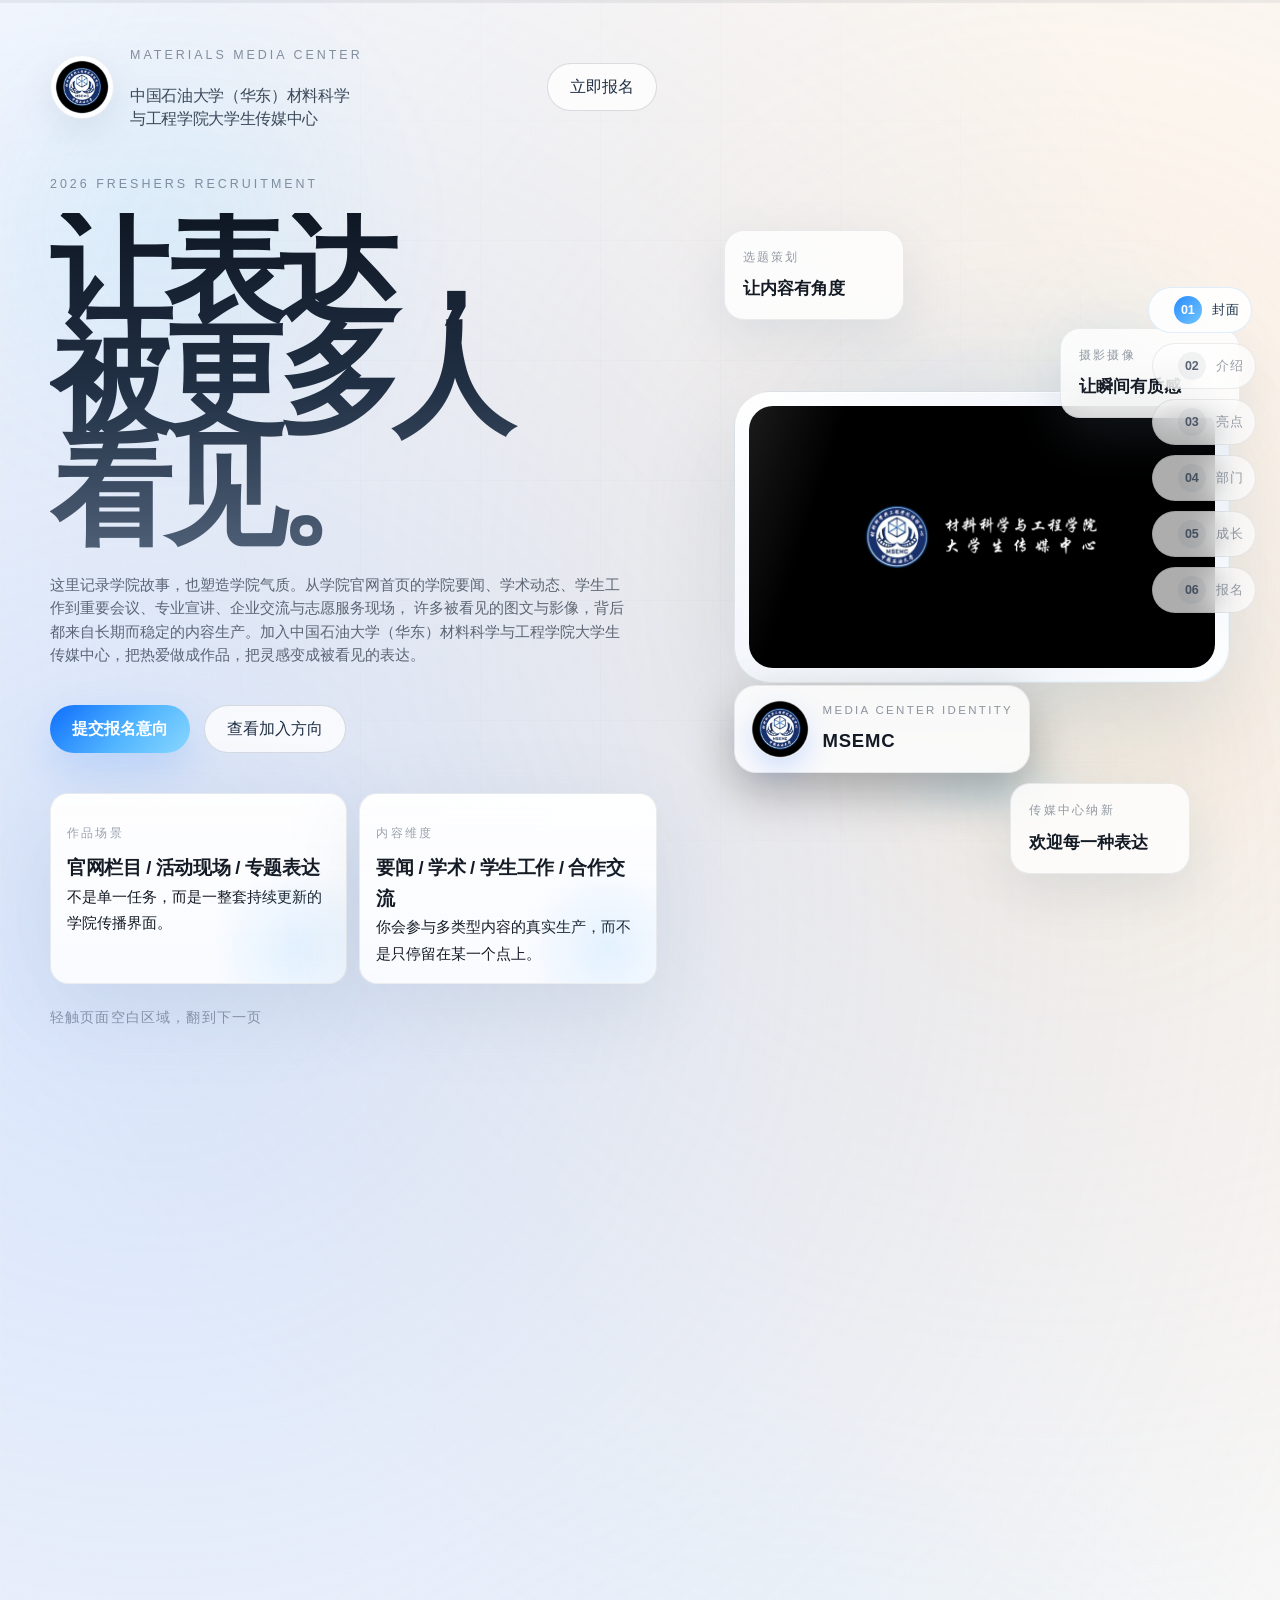
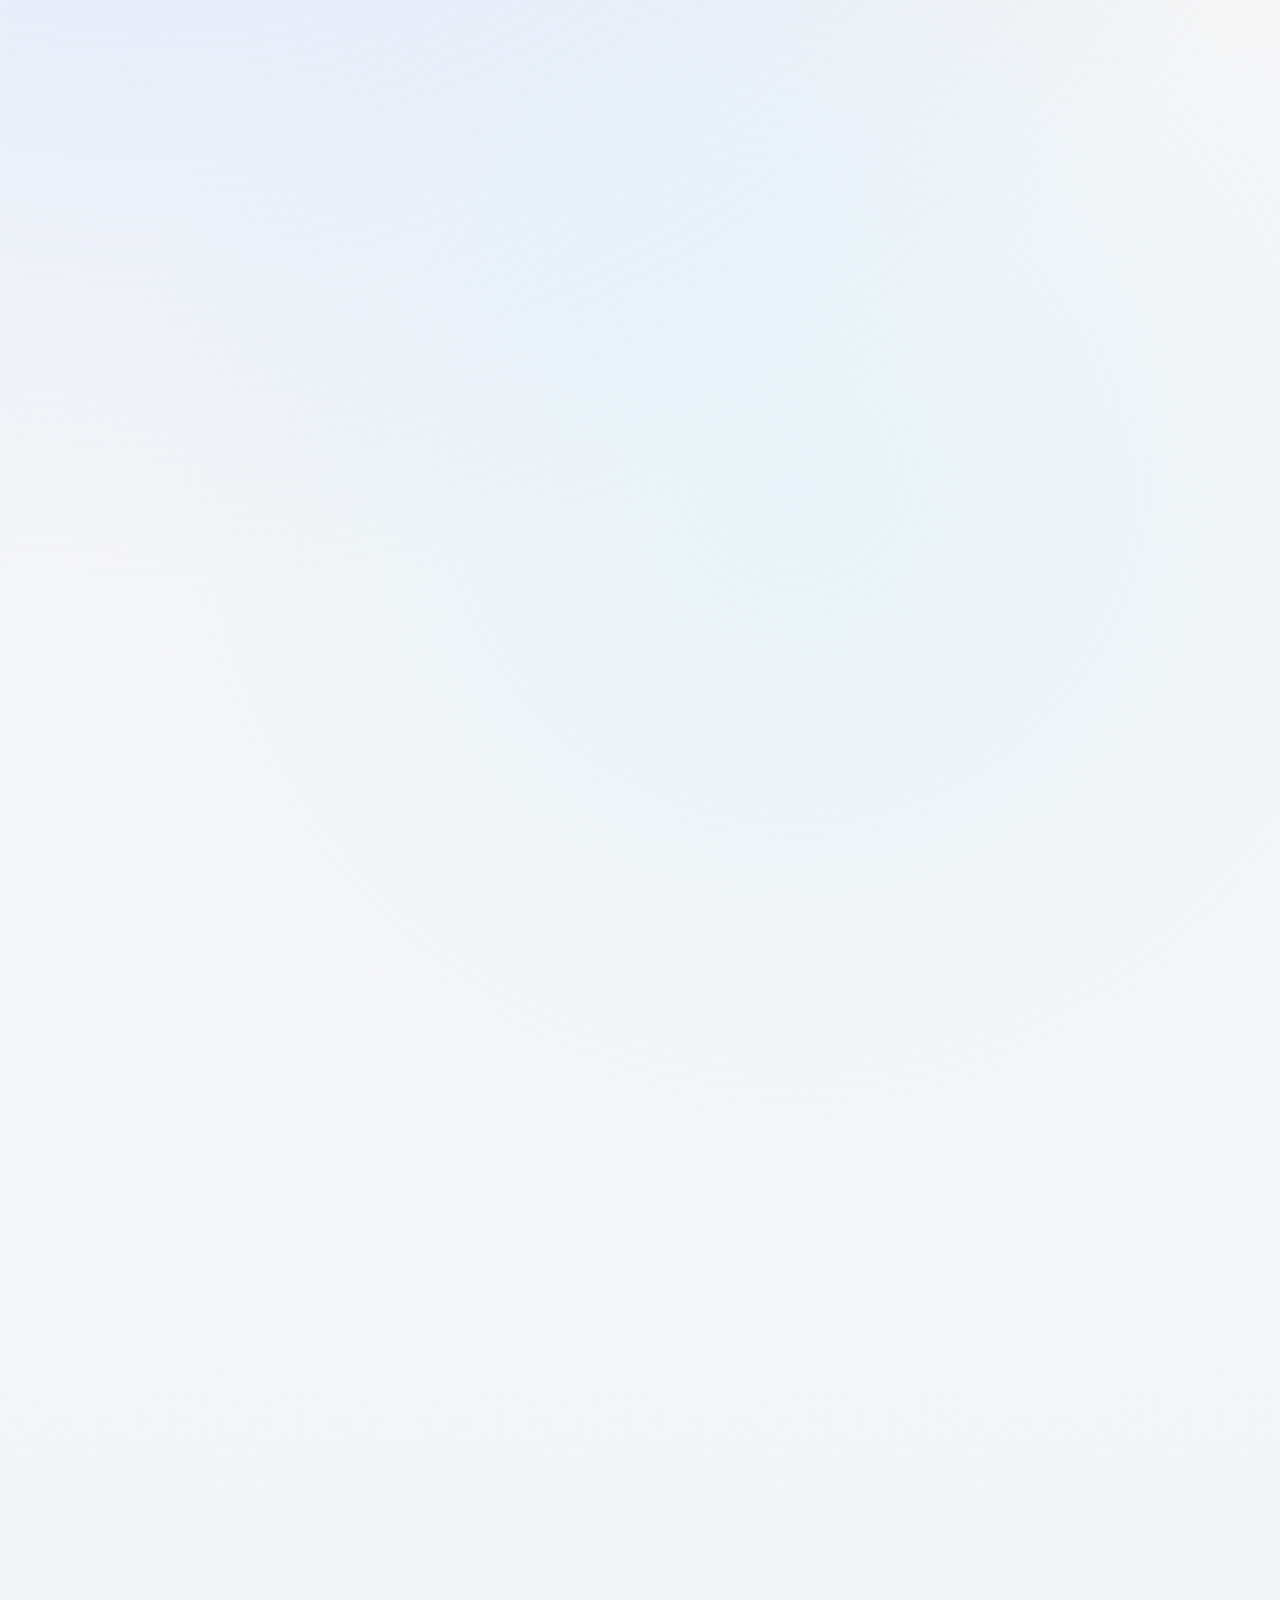
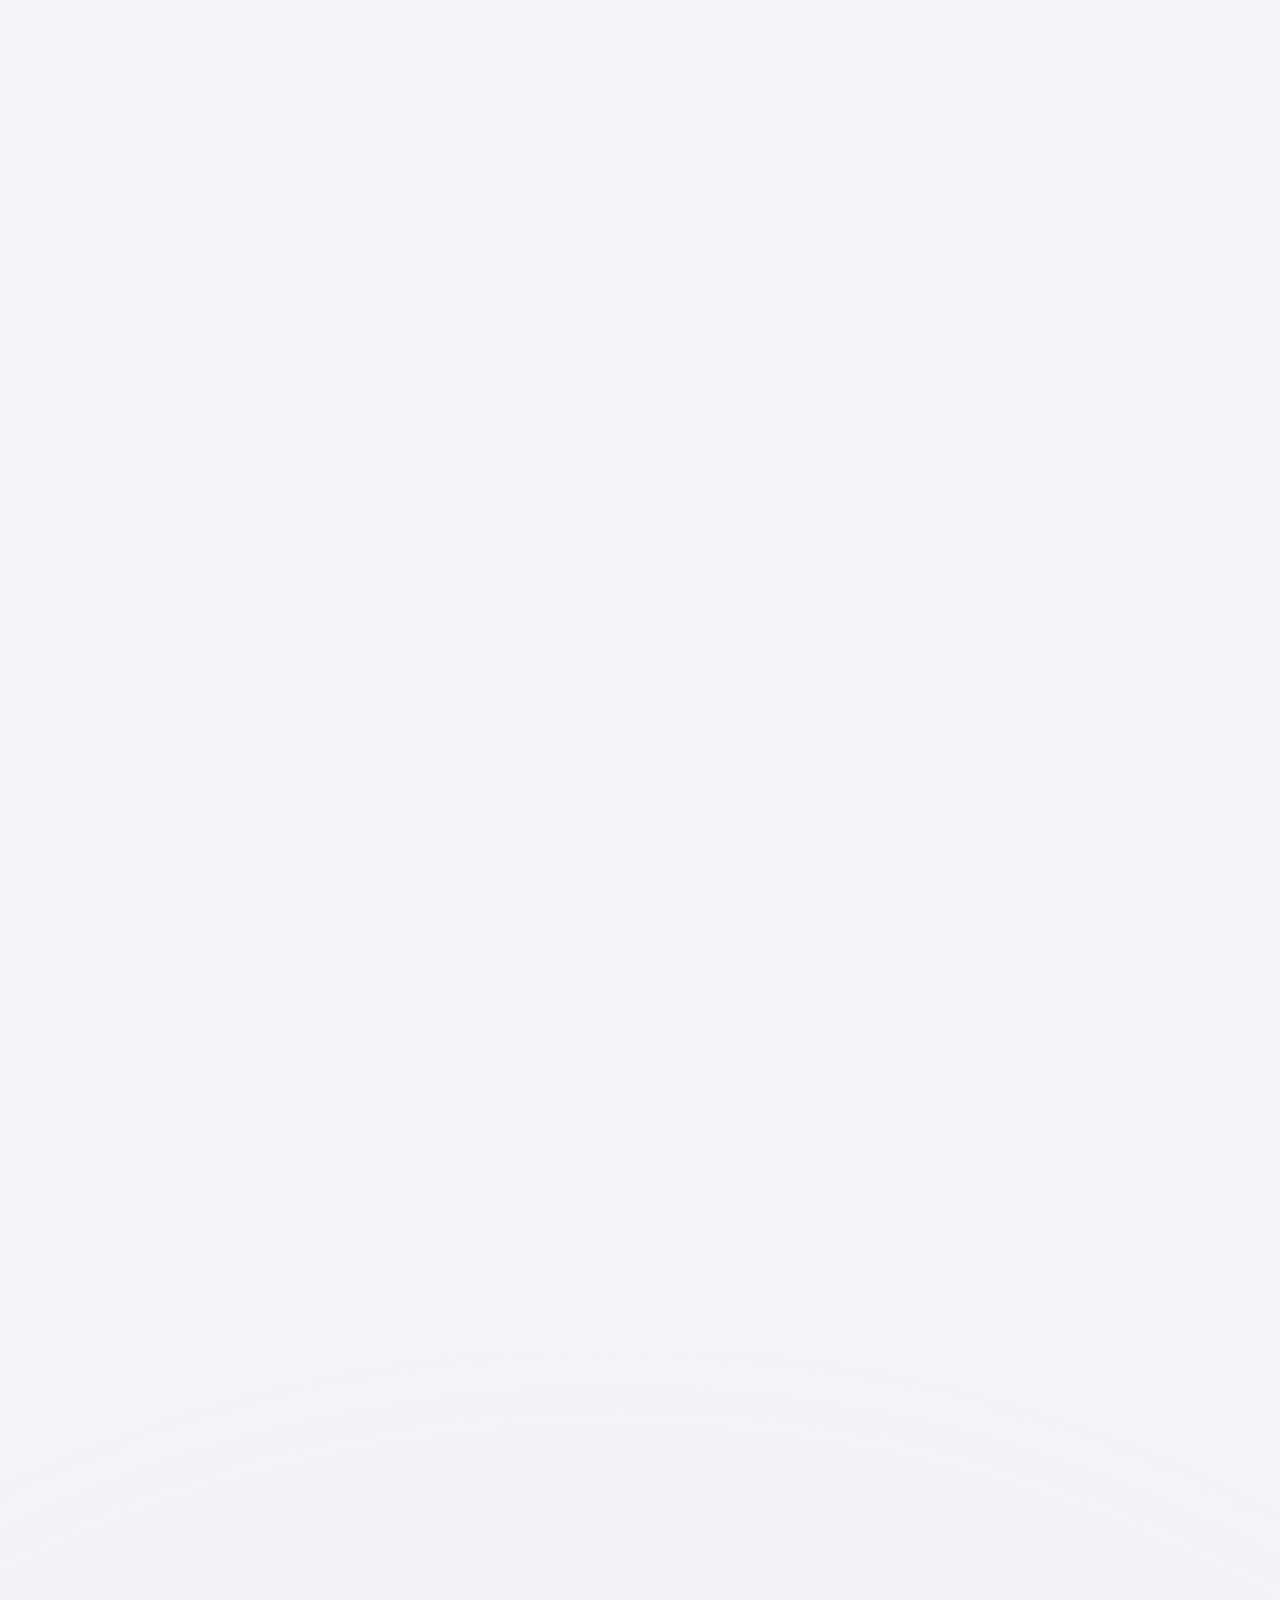
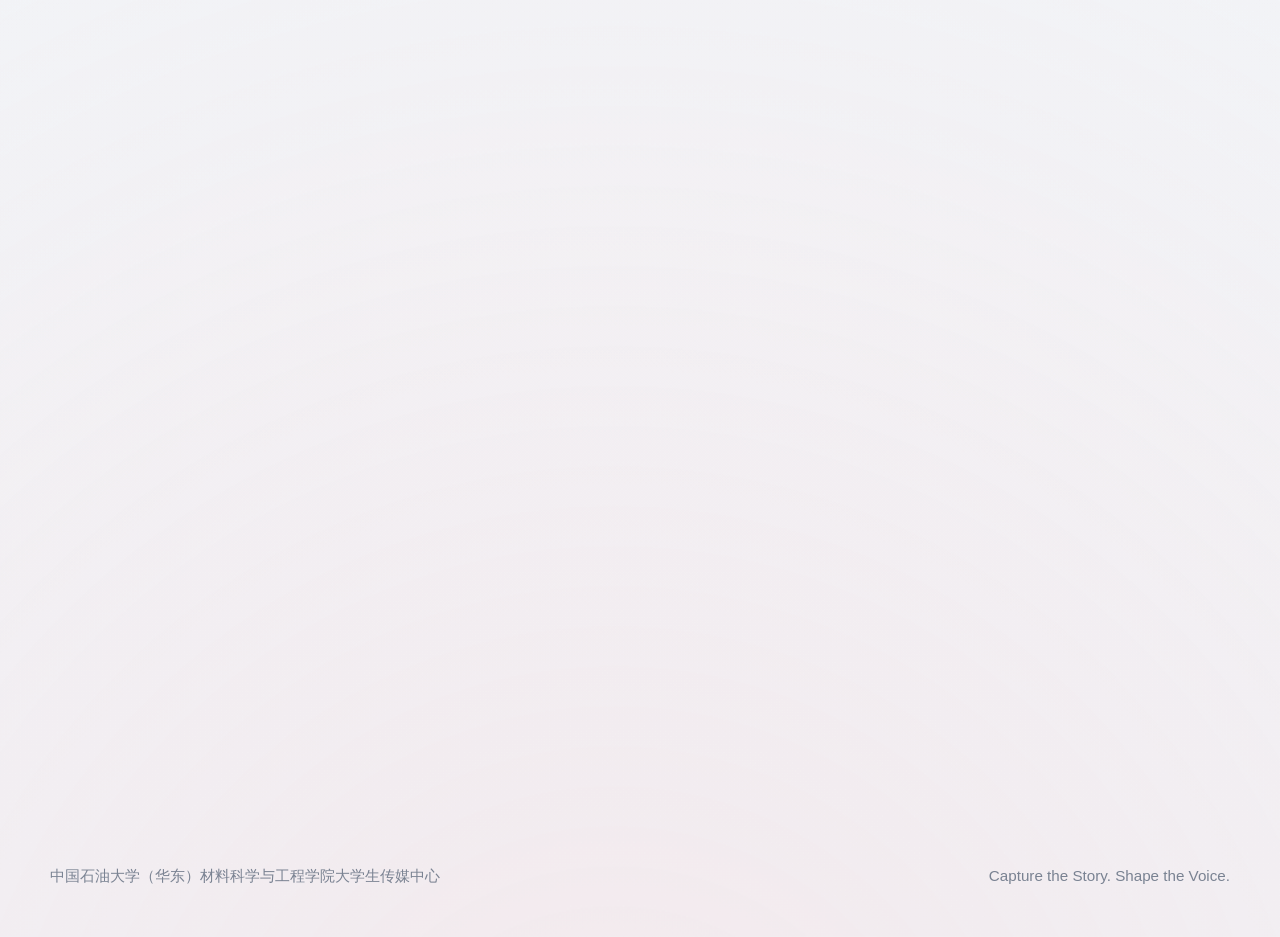
<file: index.html>
<!DOCTYPE html>
<html lang="zh-CN">
<head>
  <meta charset="UTF-8">
  <meta name="viewport" content="width=device-width, initial-scale=1.0, viewport-fit=cover">
  <meta name="theme-color" content="#f5f6f8">
  <title>让表达被看见 | 中国石油大学（华东）材料科学与工程学院大学生传媒中心纳新</title>
  <meta
    name="description"
    content="中国石油大学（华东）材料科学与工程学院大学生传媒中心纳新网页，呈现传媒中心气质、成长路径与多元加入方向。"
  >
  <link rel="stylesheet" href="styles.css">
</head>
<body>
  <div class="progress-line" aria-hidden="true">
    <span class="progress-line__value"></span>
  </div>

  <aside class="page-rail" aria-label="页面章节导航">
    <a class="page-rail__dot is-active" href="#home" data-page-dot="home">
      <span>01</span>
      <em>封面</em>
    </a>
    <a class="page-rail__dot" href="#about" data-page-dot="about">
      <span>02</span>
      <em>介绍</em>
    </a>
    <a class="page-rail__dot" href="#highlights" data-page-dot="highlights">
      <span>03</span>
      <em>亮点</em>
    </a>
    <a class="page-rail__dot" href="#tracks" data-page-dot="tracks">
      <span>04</span>
      <em>部门</em>
    </a>
    <a class="page-rail__dot" href="#journey" data-page-dot="journey">
      <span>05</span>
      <em>成长</em>
    </a>
    <a class="page-rail__dot" href="#faq" data-page-dot="faq">
      <span>06</span>
      <em>报名</em>
    </a>
  </aside>

  <main class="page-deck">
    <section class="hero reveal-section page-section page-section--hero" id="home" data-page-section="home">
      <div class="hero__ambient hero__ambient--left" aria-hidden="true"></div>
      <div class="hero__ambient hero__ambient--right" aria-hidden="true"></div>

      <div class="hero__copy">
        <div class="hero__topline">
          <div class="hero__identity">
            <span class="hero__seal">
              <img src="assets/media-center-badge.png" alt="">
            </span>
            <div>
              <p class="eyebrow">MATERIALS MEDIA CENTER</p>
              <p class="hero__brandline">中国石油大学（华东）材料科学与工程学院大学生传媒中心</p>
            </div>
          </div>
          <button class="button button--secondary hero__top-button" type="button" data-open-modal="signupModal">立即报名</button>
        </div>
        <p class="eyebrow">2026 FRESHERS RECRUITMENT</p>
        <h1>让表达，被更多人看见。</h1>
        <p class="hero__lead">
          这里记录学院故事，也塑造学院气质。从学院官网首页的学院要闻、学术动态、学生工作到重要会议、专业宣讲、企业交流与志愿服务现场，
          许多被看见的图文与影像，背后都来自长期而稳定的内容生产。加入中国石油大学（华东）材料科学与工程学院大学生传媒中心，把热爱做成作品，把灵感变成被看见的表达。
        </p>

        <div class="hero__actions">
          <button class="button button--primary" type="button" data-open-modal="signupModal">提交报名意向</button>
          <a class="button button--secondary" href="#tracks">查看加入方向</a>
        </div>

        <div class="hero__metrics">
          <article class="metric-card">
            <p class="metric-card__label">作品场景</p>
            <strong>官网栏目 / 活动现场 / 专题表达</strong>
            <span>不是单一任务，而是一整套持续更新的学院传播界面。</span>
          </article>
          <article class="metric-card">
            <p class="metric-card__label">内容维度</p>
            <strong>要闻 / 学术 / 学生工作 / 合作交流</strong>
            <span>你会参与多类型内容的真实生产，而不是只停留在某一个点上。</span>
          </article>
        </div>

        <p class="hero__hint">轻触页面空白区域，翻到下一页</p>
      </div>

      <div class="hero__visual" aria-hidden="true">
        <div class="brand-stage">
          <div class="brand-stage__halo"></div>
          <div class="brand-stage__orb brand-stage__orb--one"></div>
          <div class="brand-stage__orb brand-stage__orb--two"></div>

          <figure class="poster-frame">
            <span class="poster-frame__shine"></span>
            <img src="assets/media-center-poster.jpg" alt="">
          </figure>

          <div class="poster-reflection"></div>

          <div class="hero-badge-card">
            <img src="assets/media-center-badge.png" alt="">
            <div>
              <span>MEDIA CENTER IDENTITY</span>
              <strong>MSEMC</strong>
            </div>
          </div>
        </div>

        <div class="floating-chip floating-chip--top">
          <span>选题策划</span>
          <strong>让内容有角度</strong>
        </div>
        <div class="floating-chip floating-chip--mid">
          <span>摄影摄像</span>
          <strong>让瞬间有质感</strong>
        </div>
        <div class="floating-chip floating-chip--bottom">
          <span>传媒中心纳新</span>
          <strong>欢迎每一种表达</strong>
        </div>
      </div>
    </section>

    <section class="about reveal-section page-section" id="about" data-page-section="about">
      <div class="section-heading">
        <p class="eyebrow">WHY MEDIA CENTER</p>
        <h2>大学生传媒中心，是学院对外表达的镜头、版面与叙事接口。</h2>
        <p>
          我们负责记录学院的重要时刻，设计学院的视觉呈现，也参与活动宣传、品牌内容与日常运营。
          所以这次纳新，我们想找到的不只是“会用某个软件”的人，更是愿意认真观察、主动表达、一起把内容做漂亮的人。
        </p>
      </div>

      <div class="about-grid">
        <article class="feature-panel feature-panel--quote">
          <p>“从一张海报到一条推文，从一场活动到一段影像，学院的故事，值得被更好地呈现。”</p>
        </article>

        <article class="feature-panel">
          <span>内容敏感</span>
          <h3>把日常变成值得传播的内容</h3>
          <p>你会学习如何抓住重点、提炼信息，并把一件普通的事情讲得更清晰也更动人。</p>
          <p class="feature-panel__meta">信息提炼 · 结构整理 · 传播判断</p>
        </article>

        <article class="feature-panel">
          <span>视觉审美</span>
          <h3>让学院表达拥有统一气质</h3>
          <p>我们不满足于“能看”，而是希望每次对外呈现，都有更完整的审美和辨识度。</p>
          <p class="feature-panel__meta">封面节奏 · 版面统一 · 品牌气质</p>
        </article>

        <article class="feature-panel">
          <span>真实项目</span>
          <h3>把兴趣直接接到作品里</h3>
          <p>无论你更偏文案、设计、摄影还是运营，都能在真实任务中找到适合自己的位置。</p>
          <p class="feature-panel__meta">现场执行 · 协作推进 · 作品沉淀</p>
        </article>
      </div>
    </section>

    <section class="stats reveal-section page-section" id="highlights" data-page-section="highlights" aria-label="成长亮点">
      <div class="section-heading section-heading--compact">
        <p class="eyebrow">WORKS & IMPACT</p>
        <h2>你在学院官网持续看到的很多“学院表达”，本质上都是传媒中心的作品场景。</h2>
        <p>
          学院官网首页长期呈现学院要闻、通知公告、学术动态、学生工作等栏目。围绕重要会议、校企交流、学术论坛、专业介绍与志愿服务等内容，
          传媒中心要做的不只是拍摄或发稿，而是把不同类型的学院事件转化为持续、统一、可信的品牌表达。
        </p>
      </div>

      <div class="works-grid">
        <article class="work-card work-card--wide">
          <span>学院要闻</span>
          <h3>把重要时刻，做成有秩序也有质感的学院首页内容。</h3>
          <p>
            重大会议、学院品牌节点、校企来访与重点活动，需要在信息准确的前提下，兼顾现场氛围、视觉节奏和阅读效率。
            这类内容考验的不只是记录能力，更是版面组织和叙事判断。
          </p>
          <ul class="work-tags">
            <li>重要会议报道</li>
            <li>校企交流呈现</li>
            <li>学院品牌节点</li>
          </ul>
        </article>
        <article class="work-card">
          <span>学术动态</span>
          <h3>让专业现场，也拥有被理解和被传播的表达方式。</h3>
          <p>学术报告、青年科学家沙龙、科研成果与前沿论坛，需要把专业密度转化成更清晰的公共表达。</p>
        </article>
        <article class="work-card">
          <span>学生工作</span>
          <h3>把学生成长过程，讲成更贴近同学的内容语言。</h3>
          <p>专业介绍、分流宣讲、志愿服务月、主题教育等内容，更强调真实温度、参与感和青年表达。</p>
        </article>
        <article class="work-card work-card--quote">
          <p>“我们面对的不是一张海报或一次拍摄，而是学院官网背后长期运转的一整套内容界面。”</p>
        </article>
      </div>
    </section>

    <section class="tracks reveal-section page-section" id="tracks" data-page-section="tracks">
      <div class="section-heading">
        <p class="eyebrow">JOIN THE TEAM</p>
        <h2>选择你更想靠近的岗位，也让我们看见你独特的表达方式。</h2>
        <p>点击不同方向，页面会切换对应的成长图景。你不必一开始就非常成熟，但要愿意持续投入和打磨。</p>
      </div>

      <div class="track-selector" role="tablist" aria-label="加入方向">
        <button class="track-pill is-active" type="button" role="tab" aria-selected="true" data-track="research">采编策划</button>
        <button class="track-pill" type="button" role="tab" aria-selected="false" data-track="media">视觉设计</button>
        <button class="track-pill" type="button" role="tab" aria-selected="false" data-track="event">摄影摄像</button>
        <button class="track-pill" type="button" role="tab" aria-selected="false" data-track="ops">运营统筹</button>
      </div>

      <div class="track-showcase" id="trackShowcase">
        <div class="track-showcase__main">
          <p class="track-showcase__label" id="trackLabel">EDITORIAL & STORYTELLING</p>
          <h3 id="trackTitle">采编策划组</h3>
          <p class="track-showcase__desc" id="trackDescription">
            适合对文字表达、内容策划、采访提纲和推文选题感兴趣的同学。你会接触栏目构思、稿件打磨与内容统筹，学习把信息写得更清楚、也更有吸引力。
          </p>
          <ul class="track-tags" id="trackTags">
            <li>选题策划</li>
            <li>采访撰稿</li>
            <li>推文编辑</li>
          </ul>
        </div>

        <div class="track-showcase__side">
          <div class="track-note">
            <span>你将获得</span>
            <ul id="trackHighlights">
              <li>快速建立选题意识和内容判断力</li>
              <li>学习如何把学院故事写得有重点、有层次</li>
              <li>跟着学长学姐完成从协作到独立负责的进阶</li>
            </ul>
          </div>
        </div>
      </div>
    </section>

    <section class="journey reveal-section page-section" id="journey" data-page-section="journey">
      <div class="section-heading">
        <p class="eyebrow">YOUR JOURNEY</p>
        <h2>从第一次出稿，到第一次独立完成一份作品。</h2>
      </div>

      <div class="journey-grid">
        <article class="journey-card">
          <span>01</span>
          <h3>了解</h3>
          <p>在纳新交流里认识传媒中心的内容结构、工作方式，也认识你想投入的方向。</p>
        </article>
        <article class="journey-card">
          <span>02</span>
          <h3>匹配</h3>
          <p>根据兴趣和优势进入小组，从协助一条推文、一场拍摄或一张海报开始真正参与。</p>
        </article>
        <article class="journey-card">
          <span>03</span>
          <h3>打磨</h3>
          <p>跟着项目磨选题、调画面、改版式、走流程，在反复实践里形成自己的表达方法。</p>
        </article>
        <article class="journey-card">
          <span>04</span>
          <h3>发光</h3>
          <p>逐渐拥有自己的作品集、审美和风格，成为把学院故事讲给更多人听的那个人。</p>
        </article>
      </div>
    </section>

    <section class="faq reveal-section page-section" id="faq" data-page-section="faq">
      <div class="section-heading">
        <p class="eyebrow">FAQ</p>
        <h2>一些你可能会关心的问题。</h2>
      </div>

      <div class="faq-list">
        <article class="faq-item">
          <button class="faq-question" type="button" aria-expanded="false">
            没有经验可以报名吗？
          </button>
          <div class="faq-answer">
            <p>可以。我们欢迎零基础同学加入，更看重你的责任心、审美潜力、表达欲和持续学习的意愿。</p>
          </div>
        </article>

        <article class="faq-item">
          <button class="faq-question" type="button" aria-expanded="false">
            没有相机或设计基础可以加入吗？
          </button>
          <div class="faq-answer">
            <p>可以。设备和软件经验会帮助你更快上手，但不是前提。我们同样欢迎有兴趣、愿意学、愿意打磨作品的同学。</p>
          </div>
        </article>

        <article class="faq-item">
          <button class="faq-question" type="button" aria-expanded="false">
            传媒中心的工作会不会很忙？
          </button>
          <div class="faq-answer">
            <p>会有项目节奏，但前期会循序渐进。我们希望你在可承受的节奏里成长，而不是一开始就被高强度任务压住。</p>
          </div>
        </article>

        <article class="faq-item">
          <button class="faq-question" type="button" aria-expanded="false">
            报名后下一步是什么？
          </button>
          <div class="faq-answer">
            <p>提交意向后，我们会根据你的方向偏好安排后续交流或面试。这版页面里的表单会先在本地浏览器保存一份记录，用于演示交互流程。</p>
          </div>
        </article>
      </div>
      <div class="cta-panel">
        <div>
          <p class="eyebrow">READY TO JOIN</p>
          <h2>把你的审美、表达和热爱，做成真正会发光的作品。</h2>
        </div>
        <button class="button button--primary" type="button" data-open-modal="signupModal">现在报名</button>
      </div>
    </section>
  </main>

  <footer class="site-footer">
    <p>中国石油大学（华东）材料科学与工程学院大学生传媒中心</p>
    <span>Capture the Story. Shape the Voice.</span>
  </footer>

  <div class="modal" id="signupModal" aria-hidden="true" role="dialog" aria-modal="true" aria-labelledby="signupTitle">
    <div class="modal__backdrop" data-close-modal></div>
    <div class="modal__panel">
      <button class="modal__close" type="button" aria-label="关闭报名窗口" data-close-modal>&times;</button>
      <p class="eyebrow">SIGN UP</p>
      <h2 id="signupTitle">传媒中心报名意向</h2>
      <p class="modal__intro">这是一个可交互报名表。通过本地服务运行后，页面会把姓名、班级、学号、专业、第一/第二/第三志愿、个人简历、技能和获奖经历等信息汇总到你电脑上的管理端。</p>

      <form class="signup-form" id="signupForm">
        <label>
          <span>姓名</span>
          <input type="text" name="name" placeholder="请输入你的姓名" autocomplete="name" required>
        </label>
        <label>
          <span>班级</span>
          <input type="text" name="className" placeholder="如：材料 2401" required>
        </label>
        <label>
          <span>学号</span>
          <input type="text" name="studentId" placeholder="请输入你的学号" inputmode="numeric" required>
        </label>
        <label>
          <span>专业</span>
          <input type="text" name="major" placeholder="如：材料科学与工程" required>
        </label>
        <div class="signup-form__group" id="volunteerGroup">
          <div class="signup-form__heading">
            <span>报名部门志愿</span>
            <small>请依次填写第一、第二、第三志愿。三个志愿不能重复。</small>
          </div>
          <div class="signup-form__grid signup-form__grid--volunteers">
            <label>
              <span>第一志愿</span>
              <select name="firstChoice" required>
                <option value="">请选择部门</option>
                <option value="采编策划">采编策划</option>
                <option value="视觉设计">视觉设计</option>
                <option value="摄影摄像">摄影摄像</option>
                <option value="运营统筹">运营统筹</option>
              </select>
            </label>
            <label>
              <span>第二志愿</span>
              <select name="secondChoice" required>
                <option value="">请选择部门</option>
                <option value="采编策划">采编策划</option>
                <option value="视觉设计">视觉设计</option>
                <option value="摄影摄像">摄影摄像</option>
                <option value="运营统筹">运营统筹</option>
              </select>
            </label>
            <label>
              <span>第三志愿</span>
              <select name="thirdChoice" required>
                <option value="">请选择部门</option>
                <option value="采编策划">采编策划</option>
                <option value="视觉设计">视觉设计</option>
                <option value="摄影摄像">摄影摄像</option>
                <option value="运营统筹">运营统筹</option>
              </select>
            </label>
          </div>
          <p class="form-error" id="volunteerError" hidden></p>
        </div>
        <div class="signup-form__group">
          <div class="signup-form__heading">
            <span>个人简历</span>
            <small>简单介绍你的经历、任职、作品方向或你想加入传媒中心的原因。</small>
          </div>
          <textarea name="resume" rows="5" placeholder="如：担任过班级宣传委员，负责活动拍摄和推文排版；熟悉基础视频剪辑，想继续提升内容策划能力。" required></textarea>
        </div>
        <div class="signup-form__group">
          <div class="signup-form__heading">
            <span>擅长技能</span>
            <small>输入后按回车或点击添加，可填写摄影、剪辑、PS、写作、排版等。</small>
          </div>
          <div class="tag-editor" data-tag-editor="skills">
            <div class="tag-editor__list" id="skillsList"></div>
            <div class="tag-editor__composer">
              <input type="text" id="skillsInput" placeholder="输入技能后回车添加">
              <button class="tag-editor__add" type="button" data-add-tag="skills">添加</button>
            </div>
          </div>
          <p class="tag-editor__hint">至少添加 1 项你擅长或正在学习的技能。</p>
        </div>
        <div class="signup-form__group">
          <div class="signup-form__heading">
            <span>曾获奖项</span>
            <small>可填写校级、院级、比赛获奖或其他能体现能力的经历，没有也可以留空。</small>
          </div>
          <div class="tag-editor" data-tag-editor="awards">
            <div class="tag-editor__list" id="awardsList"></div>
            <div class="tag-editor__composer">
              <input type="text" id="awardsInput" placeholder="输入奖项后回车添加">
              <button class="tag-editor__add" type="button" data-add-tag="awards">添加</button>
            </div>
          </div>
          <p class="tag-editor__hint">例如：优秀学生干部、摄影比赛二等奖、推文大赛优秀奖。</p>
        </div>
        <label>
          <span>补充说明 / 作品链接</span>
          <textarea name="message" rows="4" placeholder="可补充作品链接、社媒账号、想尝试的内容方向等"></textarea>
        </label>
        <button class="button button--primary button--full" type="submit">确认提交</button>
      </form>
    </div>
  </div>

  <div class="toast" id="toast" role="status" aria-live="polite">
    <p>报名信息已记录，基础信息、简历、技能和获奖经历等字段已保存。</p>
  </div>

  <script src="script.js"></script>
</body>
</html>
</file>
<file: styles.css>
:root {
  --bg: #f5f6f8;
  --bg-elevated: rgba(255, 255, 255, 0.76);
  --panel: rgba(255, 255, 255, 0.74);
  --panel-strong: rgba(255, 255, 255, 0.92);
  --line: rgba(14, 26, 43, 0.08);
  --line-strong: rgba(14, 26, 43, 0.14);
  --text: #141b25;
  --muted: rgba(28, 40, 58, 0.68);
  --accent: #6bbcff;
  --accent-strong: #2b8fff;
  --accent-soft: rgba(76, 166, 255, 0.14);
  --gold: #f2c562;
  --radius-xl: 32px;
  --radius-lg: 24px;
  --radius-md: 18px;
  --shadow: 0 28px 90px rgba(0, 0, 0, 0.4);
  --container: min(1180px, calc(100vw - 40px));
  --header-height: 74px;
  --scroll-progress: 0;
  --pointer-x: 50;
  --pointer-y: 50;
  --safe-top: env(safe-area-inset-top, 0px);
  --safe-right: env(safe-area-inset-right, 0px);
  --safe-bottom: env(safe-area-inset-bottom, 0px);
  --safe-left: env(safe-area-inset-left, 0px);
  --font-body: "SF Pro Rounded", "PingFang SC", "Hiragino Sans GB", "Microsoft YaHei UI", "Microsoft YaHei", sans-serif;
  --font-display: "SF Pro Rounded", "PingFang SC", "Hiragino Sans GB", "Microsoft YaHei UI", "Microsoft YaHei", sans-serif;
}

* {
  box-sizing: border-box;
}

html {
  scroll-behavior: smooth;
  -webkit-text-size-adjust: 100%;
  text-size-adjust: 100%;
  scroll-snap-type: y mandatory;
}

body {
  margin: 0;
  min-width: 320px;
  color: var(--text);
  background:
    radial-gradient(circle at 12% 16%, rgba(126, 174, 255, 0.28), transparent 26%),
    radial-gradient(circle at 82% 10%, rgba(255, 206, 142, 0.24), transparent 22%),
    radial-gradient(circle at 62% 36%, rgba(168, 230, 255, 0.18), transparent 18%),
    radial-gradient(circle at 48% 104%, rgba(255, 174, 174, 0.14), transparent 24%),
    linear-gradient(180deg, #fbfbfd 0%, #f5f6f8 38%, #f1f3f7 100%);
  font-family: var(--font-body);
  line-height: 1.65;
  overflow-x: hidden;
  overscroll-behavior-x: none;
  font-feature-settings: "liga" 1, "kern" 1;
  font-weight: 430;
}

body::before {
  content: "";
  position: fixed;
  inset: 0;
  pointer-events: none;
  background:
    linear-gradient(rgba(24, 40, 58, 0.03) 1px, transparent 1px),
    linear-gradient(90deg, rgba(24, 40, 58, 0.03) 1px, transparent 1px);
  background-size: 120px 120px;
  -webkit-mask-image: radial-gradient(circle at center, black 38%, transparent 88%);
  mask-image: radial-gradient(circle at center, black 38%, transparent 88%);
  opacity: 0.4;
}

a,
button,
input,
select,
textarea {
  font: inherit;
}

a {
  color: inherit;
  text-decoration: none;
}

button {
  border: 0;
  cursor: pointer;
  -webkit-tap-highlight-color: transparent;
  touch-action: manipulation;
}

img {
  max-width: 100%;
  height: auto;
}

main,
.site-footer {
  position: relative;
  z-index: 1;
}

.page-deck {
  position: relative;
}

.page-section {
  scroll-snap-align: start;
  scroll-snap-stop: always;
  position: relative;
}

.page-section.is-tight {
  padding-top: max(52px, 6vh);
  padding-bottom: max(26px, 3vh);
}

.page-section.is-tight .section-heading {
  margin-bottom: 24px;
}

.page-section.is-tight .section-heading h2 {
  font-size: clamp(2rem, 4.2vw, 3.4rem);
}

.page-section.is-tight .section-heading p,
.page-section.is-tight .hero__lead {
  font-size: 0.96rem;
  line-height: 1.66;
}

.page-section.is-tight .about-grid,
.page-section.is-tight .works-grid,
.page-section.is-tight .stats-grid,
.page-section.is-tight .journey-grid {
  gap: 14px;
}

.page-section.is-tight .feature-panel,
.page-section.is-tight .work-card,
.page-section.is-tight .journey-card,
.page-section.is-tight .stat-card,
.page-section.is-tight .track-showcase,
.page-section.is-tight .cta-panel {
  padding: 22px;
}

.page-section.is-tight .work-card h3,
.page-section.is-tight .feature-panel h3,
.page-section.is-tight .journey-card h3,
.page-section.is-tight .track-showcase__main h3 {
  font-size: clamp(1.22rem, 1.7vw, 1.7rem);
}

.page-section.is-tight .feature-panel p,
.page-section.is-tight .work-card p,
.page-section.is-tight .journey-card p,
.page-section.is-tight .stat-card p {
  font-size: 0.92rem;
  line-height: 1.6;
}

.page-section.is-tight .work-card--quote p,
.page-section.is-tight .feature-panel--quote p {
  font-size: clamp(1.6rem, 2.7vw, 2.4rem);
}

.page-section.is-compact {
  padding-top: max(42px, 5vh);
  padding-bottom: max(20px, 2.5vh);
}

.page-section.is-compact .section-heading {
  margin-bottom: 18px;
}

.page-section.is-compact .section-heading h2 {
  font-size: clamp(1.8rem, 3.8vw, 3rem);
  max-width: 11ch;
}

.page-section.is-compact .hero h1 {
  font-size: clamp(3rem, 7vw, 5rem);
}

.page-section.is-compact .section-heading p,
.page-section.is-compact .hero__lead {
  font-size: 0.92rem;
  line-height: 1.58;
}

.page-section.is-compact .hero__metrics,
.page-section.is-compact .about-grid,
.page-section.is-compact .works-grid,
.page-section.is-compact .stats-grid,
.page-section.is-compact .journey-grid {
  gap: 12px;
}

.page-section.is-compact .feature-panel,
.page-section.is-compact .work-card,
.page-section.is-compact .journey-card,
.page-section.is-compact .stat-card,
.page-section.is-compact .track-showcase,
.page-section.is-compact .cta-panel {
  padding: 18px;
}

.page-section.is-compact .metric-card {
  padding: 16px;
}

.page-section.is-compact .work-tags {
  gap: 8px;
  margin-top: 14px;
}

.page-section.is-compact .work-tags li,
.page-section.is-compact .track-tags li {
  padding: 8px 10px;
  font-size: 0.84rem;
}

.page-section::before {
  content: "";
  position: absolute;
  inset: 10% 0 12%;
  pointer-events: none;
  z-index: 0;
  opacity: 0.82;
}

#about::before {
  background:
    radial-gradient(circle at 18% 34%, rgba(126, 174, 255, 0.22), transparent 26%),
    radial-gradient(circle at 84% 60%, rgba(255, 206, 142, 0.18), transparent 24%);
}

#highlights::before {
  background:
    radial-gradient(circle at 22% 14%, rgba(126, 174, 255, 0.18), transparent 24%),
    radial-gradient(circle at 78% 76%, rgba(255, 174, 174, 0.14), transparent 26%);
}

#tracks::before {
  background:
    radial-gradient(circle at 82% 18%, rgba(168, 230, 255, 0.18), transparent 24%),
    radial-gradient(circle at 12% 70%, rgba(255, 214, 143, 0.16), transparent 24%);
}

#journey::before {
  background:
    radial-gradient(circle at 16% 20%, rgba(126, 174, 255, 0.18), transparent 22%),
    radial-gradient(circle at 88% 76%, rgba(255, 206, 142, 0.14), transparent 24%);
}

#faq::before {
  background:
    radial-gradient(circle at 20% 18%, rgba(168, 230, 255, 0.16), transparent 22%),
    radial-gradient(circle at 78% 82%, rgba(255, 174, 174, 0.12), transparent 24%);
}

.progress-line {
  position: fixed;
  inset: 0 0 auto;
  height: 3px;
  z-index: 30;
  background: rgba(14, 26, 43, 0.06);
}

.progress-line__value {
  display: block;
  height: 100%;
  width: calc(var(--scroll-progress) * 100%);
  background: linear-gradient(90deg, var(--accent-strong), #b7f0ff 60%, var(--gold));
  box-shadow: 0 0 24px rgba(66, 184, 255, 0.5);
}

.page-rail {
  position: fixed;
  top: 50%;
  right: max(24px, calc(var(--safe-right) + 18px));
  z-index: 24;
  display: grid;
  gap: 10px;
  transform: translateY(-50%);
}

.page-rail__dot {
  display: inline-flex;
  align-items: center;
  justify-content: flex-end;
  gap: 10px;
  min-width: 104px;
  padding: 8px 10px;
  border-radius: 999px;
  color: rgba(31, 46, 67, 0.46);
  background: rgba(255, 255, 255, 0.68);
  border: 1px solid rgba(17, 30, 49, 0.08);
  -webkit-backdrop-filter: blur(16px);
  backdrop-filter: blur(16px);
  transition: transform 200ms ease, color 200ms ease, border-color 200ms ease, background-color 200ms ease;
}

.page-rail__dot span {
  display: inline-flex;
  align-items: center;
  justify-content: center;
  width: 28px;
  height: 28px;
  border-radius: 50%;
  font-size: 0.78rem;
  font-weight: 600;
  color: rgba(31, 46, 67, 0.72);
  background: rgba(31, 46, 67, 0.06);
}

.page-rail__dot em {
  font-style: normal;
  font-size: 0.82rem;
  letter-spacing: 0.12em;
}

.page-rail__dot.is-active {
  color: #173049;
  background: rgba(255, 255, 255, 0.88);
  border-color: rgba(76, 166, 255, 0.18);
  transform: translateX(-4px);
}

.page-rail__dot.is-active span {
  color: #ffffff;
  background: linear-gradient(135deg, #2a8cff, #72c6ff);
}

.site-header {
  position: sticky;
  top: var(--safe-top);
  z-index: 20;
  width: var(--container);
  margin: max(18px, calc(var(--safe-top) + 10px)) auto 0;
  padding: 16px 18px;
  display: flex;
  align-items: center;
  justify-content: space-between;
  gap: 18px;
  border: 1px solid rgba(17, 30, 49, 0.08);
  border-radius: 999px;
  background: rgba(255, 255, 255, 0.72);
  -webkit-backdrop-filter: blur(24px);
  backdrop-filter: blur(24px);
  transition: transform 300ms ease, background-color 300ms ease, border-color 300ms ease;
}

.site-header.is-compact {
  transform: translateY(8px) scale(0.985);
  background: rgba(255, 255, 255, 0.84);
  border-color: rgba(17, 30, 49, 0.12);
}

.brand {
  display: inline-flex;
  align-items: center;
  gap: 12px;
  min-width: 0;
}

.brand__mark {
  display: inline-flex;
  align-items: center;
  justify-content: center;
  width: 42px;
  height: 42px;
  border-radius: 50%;
  background:
    radial-gradient(circle at 30% 30%, rgba(255, 255, 255, 0.98), rgba(214, 239, 255, 0.92) 42%, rgba(125, 189, 247, 0.82) 72%, rgba(79, 98, 129, 0.98) 100%);
  box-shadow:
    inset 0 1px 4px rgba(255, 255, 255, 0.45),
    0 10px 24px rgba(125, 189, 247, 0.28);
  overflow: hidden;
}

.brand__mark img {
  width: 100%;
  height: 100%;
  object-fit: cover;
  display: block;
}

.brand__text {
  font-size: 0.95rem;
  letter-spacing: 0.02em;
  white-space: nowrap;
  overflow: hidden;
  text-overflow: ellipsis;
}

.site-nav {
  display: inline-flex;
  align-items: center;
  gap: 22px;
  color: rgba(24, 40, 58, 0.72);
  font-size: 0.95rem;
}

.site-nav a {
  position: relative;
  transition: color 220ms ease;
}

.site-nav a::after {
  content: "";
  position: absolute;
  left: 0;
  bottom: -6px;
  width: 100%;
  height: 1px;
  background: linear-gradient(90deg, transparent, var(--accent), transparent);
  transform: scaleX(0);
  transform-origin: center;
  transition: transform 220ms ease;
}

.site-nav a:hover,
.site-nav a:focus-visible {
  color: var(--text);
}

.site-nav a:hover::after,
.site-nav a:focus-visible::after {
  transform: scaleX(1);
}

.nav-cta,
.button {
  display: inline-flex;
  align-items: center;
  justify-content: center;
  gap: 8px;
  min-height: 48px;
  padding: 0 22px;
  border-radius: 999px;
  transition: transform 220ms ease, box-shadow 220ms ease, background-color 220ms ease, border-color 220ms ease;
}

.button--primary,
.nav-cta {
  color: #ffffff;
  font-weight: 600;
  background: linear-gradient(135deg, #0d6efd 0%, #53b6ff 56%, #8ad8ff 100%);
  box-shadow: 0 16px 40px rgba(64, 142, 255, 0.22);
}

.button--secondary {
  color: #203044;
  border: 1px solid var(--line-strong);
  background: rgba(255, 255, 255, 0.78);
  -webkit-backdrop-filter: blur(16px);
  backdrop-filter: blur(16px);
}

.button:hover,
.button:focus-visible,
.nav-cta:hover,
.nav-cta:focus-visible {
  transform: translateY(-1px);
  box-shadow: 0 20px 52px rgba(64, 142, 255, 0.18);
}

.button--full {
  width: 100%;
}

section {
  width: var(--container);
  margin: 0 auto;
}

.hero {
  min-height: calc(100vh - 36px);
  min-height: calc(100svh - 36px);
  min-height: calc(100dvh - 36px);
  padding: max(72px, 10vh) 0 56px;
  display: grid;
  grid-template-columns: minmax(0, 1.1fr) minmax(320px, 0.9fr);
  align-items: center;
  gap: clamp(36px, 6vw, 88px);
  position: relative;
}

.hero__topline {
  display: flex;
  align-items: center;
  justify-content: space-between;
  gap: 18px;
  margin-bottom: 44px;
}

.hero__identity {
  display: inline-flex;
  align-items: center;
  gap: 16px;
}

.hero__seal {
  display: inline-flex;
  align-items: center;
  justify-content: center;
  width: 64px;
  height: 64px;
  padding: 4px;
  border-radius: 50%;
  background: rgba(255, 255, 255, 0.9);
  border: 1px solid rgba(17, 30, 49, 0.08);
  box-shadow: 0 12px 32px rgba(111, 136, 164, 0.14);
}

.hero__seal img {
  width: 100%;
  height: 100%;
  object-fit: cover;
  border-radius: 50%;
}

.hero__brandline {
  margin: 8px 0 0;
  max-width: 26ch;
  color: rgba(25, 40, 59, 0.84);
  font-size: 1rem;
  line-height: 1.45;
  font-family: var(--font-display);
  letter-spacing: -0.02em;
}

.hero__top-button {
  flex: 0 0 auto;
}

.hero__ambient {
  position: absolute;
  width: 420px;
  aspect-ratio: 1;
  border-radius: 50%;
  filter: blur(80px);
  opacity: 0.45;
  pointer-events: none;
}

.hero__ambient--left {
  top: 2%;
  left: -8%;
  background: radial-gradient(circle, rgba(95, 210, 255, 0.42), transparent 70%);
}

.hero__ambient--right {
  right: -6%;
  bottom: 8%;
  background: radial-gradient(circle, rgba(255, 214, 122, 0.28), transparent 70%);
}

.hero__copy,
.hero__visual,
.about-grid,
.stats-grid,
.works-grid,
.track-showcase,
.journey-grid,
.faq-list,
.cta-panel {
  position: relative;
  z-index: 1;
}

.eyebrow {
  margin: 0 0 18px;
  color: rgba(35, 53, 77, 0.52);
  font-size: 0.78rem;
  letter-spacing: 0.24em;
  text-transform: uppercase;
}

.hero h1,
.section-heading h2,
.cta-panel h2,
.track-showcase__main h3,
.feature-panel h3,
.work-card h3,
.journey-card h3,
.modal__panel h2 {
  margin: 0;
  font-family: var(--font-display);
  font-weight: 650;
  letter-spacing: -0.05em;
  line-height: 0.98;
}

.hero h1 {
  max-width: 8ch;
  font-size: clamp(4rem, 10vw, 7.6rem);
  letter-spacing: -0.065em;
  line-height: 0.92;
}

.hero h1,
.section-heading h2,
.cta-panel h2,
.track-showcase__main h3 {
  background: linear-gradient(180deg, #0f1724 0%, #213044 52%, rgba(44, 63, 88, 0.82) 100%);
  -webkit-background-clip: text;
  background-clip: text;
  color: transparent;
}

.hero__lead,
.section-heading p,
.track-showcase__desc,
.journey-card p,
.faq-answer p,
.modal__intro {
  color: var(--muted);
}

.hero__lead {
  max-width: 36rem;
  margin: 26px 0 0;
  font-size: clamp(1.02rem, 1.4vw, 1.18rem);
  line-height: 1.8;
}

.hero__hint {
  margin: 22px 0 0;
  color: rgba(35, 53, 77, 0.46);
  font-size: 0.9rem;
  letter-spacing: 0.08em;
}

.hero__actions {
  display: flex;
  flex-wrap: wrap;
  gap: 14px;
  margin-top: 38px;
}

.hero__metrics {
  display: grid;
  grid-template-columns: repeat(2, minmax(0, 1fr));
  gap: 16px;
  margin-top: 40px;
}

.metric-card,
.feature-panel,
.stat-card,
.track-showcase,
.journey-card,
.faq-item,
.cta-panel,
.modal__panel {
  border: 1px solid var(--line);
  background:
    linear-gradient(180deg, rgba(255, 255, 255, 0.88), rgba(249, 251, 255, 0.76)),
    rgba(255, 255, 255, 0.74);
  -webkit-backdrop-filter: blur(26px);
  backdrop-filter: blur(26px);
  box-shadow: 0 24px 80px rgba(111, 136, 164, 0.16);
}

.metric-card {
  padding: 18px 20px;
  border-radius: var(--radius-md);
  position: relative;
  overflow: hidden;
}

.metric-card__label,
.track-note span,
.feature-panel span,
.stat-card span {
  display: block;
  margin-bottom: 10px;
  color: rgba(35, 53, 77, 0.46);
  font-size: 0.78rem;
  letter-spacing: 0.18em;
  text-transform: uppercase;
}

.metric-card strong {
  display: block;
  font-size: 1.16rem;
  font-weight: 620;
  letter-spacing: -0.02em;
}

.metric-card span:last-child {
  margin: 12px 0 0;
  font-size: 0.96rem;
  letter-spacing: normal;
  text-transform: none;
}

.metric-card::after,
.feature-panel::after,
.work-card::after {
  content: "";
  position: absolute;
  right: -36px;
  bottom: -48px;
  width: 170px;
  height: 170px;
  border-radius: 50%;
  background: radial-gradient(circle, rgba(107, 188, 255, 0.16), transparent 70%);
  pointer-events: none;
}

.hero__visual {
  min-height: 700px;
  display: grid;
  place-items: center;
  position: relative;
}

.brand-stage {
  position: relative;
  width: min(100%, 640px);
  min-height: 620px;
  display: grid;
  place-items: center;
}

.brand-stage__halo,
.brand-stage__orb {
  position: absolute;
  pointer-events: none;
}

.brand-stage__halo {
  inset: 12% 8% 20%;
  background:
    radial-gradient(circle at center, rgba(76, 166, 255, 0.26), rgba(76, 166, 255, 0.09) 42%, transparent 74%);
  filter: blur(46px);
  opacity: 0.88;
}

.brand-stage__orb {
  width: 180px;
  aspect-ratio: 1;
  border-radius: 50%;
  filter: blur(36px);
  opacity: 0.7;
}

.brand-stage__orb--one {
  top: 7%;
  right: 4%;
  background: radial-gradient(circle, rgba(124, 220, 255, 0.22), transparent 72%);
}

.brand-stage__orb--two {
  left: 4%;
  bottom: 14%;
  background: radial-gradient(circle, rgba(255, 205, 122, 0.16), transparent 72%);
}

.poster-frame {
  position: relative;
  width: min(100%, 560px);
  margin: 0;
  padding: 14px;
  border-radius: 36px;
  background:
    linear-gradient(145deg, rgba(255, 255, 255, 0.98), rgba(244, 247, 252, 0.8) 28%, rgba(233, 239, 247, 0.74) 72%, rgba(255, 255, 255, 0.92)),
    rgba(255, 255, 255, 0.88);
  border: 1px solid rgba(17, 30, 49, 0.1);
  box-shadow:
    0 35px 90px rgba(102, 125, 152, 0.18),
    inset 0 1px 0 rgba(255, 255, 255, 0.84);
  overflow: hidden;
  transform-style: preserve-3d;
  transform:
    perspective(1400px)
    rotateX(calc((var(--pointer-y) - 50) * -0.08deg))
    rotateY(calc((var(--pointer-x) - 50) * 0.08deg))
    translateY(calc(var(--scroll-progress) * -16px));
}

.poster-frame::before {
  content: "";
  position: absolute;
  inset: 0;
  border-radius: inherit;
  padding: 1px;
  background: linear-gradient(135deg, rgba(255, 255, 255, 0.42), rgba(255, 255, 255, 0.08), rgba(134, 217, 255, 0.28));
  -webkit-mask: linear-gradient(#fff 0 0) content-box, linear-gradient(#fff 0 0);
  mask: linear-gradient(#fff 0 0) content-box, linear-gradient(#fff 0 0);
  -webkit-mask-composite: xor;
  mask-composite: exclude;
  opacity: 0.62;
  pointer-events: none;
}

.poster-frame img {
  display: block;
  width: 100%;
  aspect-ratio: 16 / 9;
  object-fit: cover;
  border-radius: 24px;
  background: #000;
  box-shadow: inset 0 0 0 1px rgba(255, 255, 255, 0.05);
}

.poster-frame__shine {
  position: absolute;
  inset: -18% auto auto -30%;
  width: 42%;
  height: 150%;
  background: linear-gradient(90deg, transparent, rgba(255, 255, 255, 0.24), transparent);
  transform: rotate(18deg);
  filter: blur(2px);
  opacity: 0.48;
  animation: sweep 8.5s ease-in-out infinite;
  pointer-events: none;
}

.poster-reflection {
  position: absolute;
  left: 50%;
  bottom: 7%;
  width: 70%;
  height: 38px;
  transform: translateX(-50%);
  border-radius: 50%;
  background: radial-gradient(circle, rgba(134, 217, 255, 0.28), rgba(134, 217, 255, 0.04) 56%, transparent 76%);
  filter: blur(18px);
}

.hero-badge-card {
  position: absolute;
  left: 0;
  bottom: 12%;
  display: flex;
  align-items: center;
  gap: 14px;
  padding: 14px 16px;
  border-radius: 22px;
  background: rgba(255, 255, 255, 0.82);
  border: 1px solid rgba(17, 30, 49, 0.08);
  -webkit-backdrop-filter: blur(20px);
  backdrop-filter: blur(20px);
  box-shadow: 0 20px 48px rgba(0, 0, 0, 0.28);
}

.hero-badge-card img {
  width: 58px;
  height: 58px;
  border-radius: 50%;
  object-fit: cover;
  flex: 0 0 auto;
  box-shadow: 0 12px 28px rgba(62, 128, 255, 0.22);
}

.hero-badge-card span {
  display: block;
  color: rgba(31, 46, 67, 0.5);
  font-size: 0.72rem;
  letter-spacing: 0.2em;
}

.hero-badge-card strong {
  display: block;
  margin-top: 6px;
  font-size: 1.16rem;
  font-weight: 600;
  letter-spacing: 0.04em;
}

.floating-chip {
  position: absolute;
  min-width: 180px;
  padding: 16px 18px;
  border: 1px solid rgba(17, 30, 49, 0.08);
  border-radius: 20px;
  background: rgba(255, 255, 255, 0.8);
  -webkit-backdrop-filter: blur(22px);
  backdrop-filter: blur(22px);
  box-shadow: 0 18px 50px rgba(111, 136, 164, 0.16);
}

.floating-chip span {
  display: block;
  color: rgba(31, 46, 67, 0.48);
  font-size: 0.78rem;
  letter-spacing: 0.18em;
  text-transform: uppercase;
}

.floating-chip strong {
  display: block;
  margin-top: 8px;
  font-size: 1.05rem;
  font-weight: 650;
}

.floating-chip--top {
  top: 6%;
  left: -2%;
  animation: drift 9s ease-in-out infinite;
}

.floating-chip--mid {
  top: 20%;
  right: -2%;
  animation: drift 8s ease-in-out infinite reverse;
}

.floating-chip--bottom {
  bottom: 2%;
  right: 8%;
  animation: drift 10s ease-in-out infinite;
}

.section-heading {
  max-width: 860px;
  margin-bottom: 40px;
}

.section-heading h2,
.cta-panel h2 {
  font-size: clamp(2.2rem, 5vw, 4.4rem);
  max-width: 12ch;
}

.section-heading p {
  max-width: 720px;
  margin-top: 20px;
  font-size: 1.05rem;
  line-height: 1.8;
}

.section-heading--compact {
  max-width: 700px;
}

.about,
.stats,
.tracks,
.journey,
.faq {
  min-height: 100vh;
  min-height: 100svh;
  min-height: 100dvh;
  padding: max(64px, 8vh) 0 max(36px, 4vh);
  display: grid;
  align-content: center;
}

#highlights {
  grid-template-columns: minmax(320px, 0.88fr) minmax(0, 1.12fr);
  align-items: center;
  gap: clamp(26px, 4vw, 56px);
}

#highlights .section-heading {
  margin-bottom: 0;
  max-width: 100%;
}

#highlights .section-heading h2 {
  max-width: 8ch;
  font-size: clamp(2.6rem, 5vw, 4.8rem);
  line-height: 0.95;
}

#highlights .section-heading p {
  max-width: 34rem;
  font-size: 0.98rem;
  line-height: 1.72;
}

.about-grid {
  display: grid;
  grid-template-columns: 1.25fr repeat(3, minmax(0, 1fr));
  gap: 18px;
}

.feature-panel {
  min-height: 196px;
  padding: 28px;
  border-radius: var(--radius-lg);
  position: relative;
  overflow: hidden;
}

.feature-panel--quote {
  display: grid;
  place-items: end start;
  min-height: 320px;
  background:
    radial-gradient(circle at top left, rgba(134, 217, 255, 0.16), transparent 46%),
    linear-gradient(160deg, rgba(255, 255, 255, 0.05), rgba(255, 255, 255, 0.02));
}

.feature-panel--quote p {
  margin: 0;
  max-width: 14ch;
  font-size: clamp(2.2rem, 4vw, 3.8rem);
  line-height: 1.04;
  letter-spacing: -0.05em;
}

.feature-panel h3 {
  margin: 0;
  font-size: 1.42rem;
  letter-spacing: -0.03em;
}

.feature-panel p {
  margin: 14px 0 0;
  color: var(--muted);
}

.feature-panel__meta {
  margin-top: 18px;
  color: rgba(35, 53, 77, 0.46);
  font-size: 0.84rem;
  letter-spacing: 0.12em;
  text-transform: uppercase;
}

.stats-grid {
  display: grid;
  grid-template-columns: repeat(3, minmax(0, 1fr));
  gap: 18px;
}

.works-grid {
  display: grid;
  grid-template-columns: 1fr 1fr;
  gap: 18px;
}

.work-card {
  min-height: 0;
  padding: 24px 24px 22px;
  border-radius: var(--radius-xl);
  border: 1px solid var(--line);
  background:
    linear-gradient(180deg, rgba(255, 255, 255, 0.92), rgba(247, 250, 255, 0.8)),
    rgba(255, 255, 255, 0.8);
  -webkit-backdrop-filter: blur(22px);
  backdrop-filter: blur(22px);
  box-shadow: 0 24px 80px rgba(111, 136, 164, 0.14);
  position: relative;
  overflow: hidden;
}

.work-card span {
  display: block;
  margin-bottom: 10px;
  color: rgba(35, 53, 77, 0.48);
  font-size: 0.78rem;
  letter-spacing: 0.18em;
  text-transform: uppercase;
}

.work-card h3 {
  margin: 0;
  font-size: clamp(1.28rem, 1.6vw, 1.82rem);
  line-height: 1.12;
  letter-spacing: -0.04em;
}

.work-card p {
  margin: 14px 0 0;
  color: var(--muted);
  line-height: 1.66;
  font-size: 0.95rem;
}

.work-card--wide {
  grid-column: span 2;
  background:
    radial-gradient(circle at top left, rgba(107, 188, 255, 0.16), transparent 42%),
    linear-gradient(180deg, rgba(255, 255, 255, 0.94), rgba(247, 250, 255, 0.82));
}

.work-tags {
  display: flex;
  flex-wrap: wrap;
  gap: 10px;
  list-style: none;
  margin: 18px 0 0;
  padding: 0;
}

.work-tags li {
  padding: 10px 14px;
  border-radius: 999px;
  color: #24507a;
  background: rgba(107, 188, 255, 0.12);
  border: 1px solid rgba(76, 166, 255, 0.14);
}

.work-card--quote {
  display: grid;
  place-items: end start;
  background:
    radial-gradient(circle at 20% 0%, rgba(255, 214, 143, 0.18), transparent 48%),
    linear-gradient(180deg, rgba(255, 255, 255, 0.94), rgba(251, 248, 243, 0.84));
}

.work-card--quote p {
  margin: 0;
  max-width: 13ch;
  color: #172435;
  font-size: clamp(1.55rem, 2.5vw, 2.4rem);
  line-height: 1.04;
  letter-spacing: -0.05em;
}

.stat-card {
  padding: 28px;
  border-radius: var(--radius-lg);
}

.stat-card strong {
  display: block;
  font-size: clamp(3rem, 6vw, 5rem);
  line-height: 1;
  letter-spacing: -0.06em;
  font-weight: 650;
}

.stat-card p {
  margin: 12px 0 0;
  color: var(--muted);
}

.track-selector {
  display: flex;
  flex-wrap: wrap;
  gap: 12px;
  margin-bottom: 24px;
}

.track-pill {
  padding: 12px 20px;
  border: 1px solid rgba(17, 30, 49, 0.08);
  border-radius: 999px;
  color: #47596e;
  background: rgba(255, 255, 255, 0.74);
}

.track-pill.is-active {
  color: var(--text);
  background: linear-gradient(135deg, rgba(107, 188, 255, 0.16), rgba(255, 214, 143, 0.14));
  border-color: rgba(76, 166, 255, 0.24);
  box-shadow: inset 0 0 0 1px rgba(255, 255, 255, 0.48);
}

.track-showcase {
  display: grid;
  grid-template-columns: 1.1fr 0.9fr;
  gap: 24px;
  padding: 32px;
  border-radius: var(--radius-xl);
  overflow: hidden;
}

.track-showcase::before {
  content: "";
  position: absolute;
  inset: -20% auto auto -10%;
  width: 420px;
  height: 420px;
  border-radius: 50%;
  background: radial-gradient(circle, rgba(107, 188, 255, 0.14), transparent 62%);
  pointer-events: none;
}

.track-showcase.is-swapping {
  animation: pulsePanel 380ms ease;
}

.track-showcase__label {
  margin: 0;
  color: rgba(31, 46, 67, 0.48);
  letter-spacing: 0.28em;
  font-size: 0.74rem;
}

.track-showcase__main h3 {
  margin: 10px 0 16px;
  font-size: clamp(2rem, 3.2vw, 3.2rem);
  letter-spacing: -0.05em;
}

.track-tags,
.track-note ul {
  list-style: none;
  padding: 0;
  margin: 0;
}

.track-tags {
  display: flex;
  flex-wrap: wrap;
  gap: 12px;
  margin-top: 24px;
}

.track-tags li {
  padding: 10px 14px;
  border-radius: 999px;
  color: #24507a;
  background: rgba(107, 188, 255, 0.12);
  border: 1px solid rgba(76, 166, 255, 0.14);
}

.track-note {
  height: 100%;
  padding: 24px;
  border-radius: var(--radius-lg);
  background: rgba(248, 250, 253, 0.88);
  border: 1px solid rgba(17, 30, 49, 0.06);
}

.track-note ul {
  display: grid;
  gap: 16px;
  margin-top: 18px;
}

.track-note li {
  position: relative;
  padding-left: 24px;
  color: var(--muted);
}

.track-note li::before {
  content: "";
  position: absolute;
  left: 0;
  top: 0.7em;
  width: 10px;
  height: 10px;
  border-radius: 50%;
  background: linear-gradient(135deg, var(--accent), var(--gold));
  box-shadow: 0 0 18px rgba(134, 217, 255, 0.34);
}

.journey-grid {
  display: grid;
  grid-template-columns: repeat(4, minmax(0, 1fr));
  gap: 18px;
}

.journey-card {
  min-height: 216px;
  padding: 24px;
  border-radius: var(--radius-lg);
  transition: transform 220ms ease, border-color 220ms ease;
}

.journey-card:hover {
  transform: translateY(-4px);
  border-color: rgba(134, 217, 255, 0.2);
}

.journey-card span {
  display: inline-flex;
  align-items: center;
  justify-content: center;
  width: 48px;
  height: 48px;
  border-radius: 50%;
  font-size: 0.9rem;
  color: #ffffff;
  font-weight: 700;
  background: linear-gradient(135deg, #2a8cff, #72c6ff);
}

.journey-card h3 {
  margin: 20px 0 10px;
  font-size: 1.5rem;
  letter-spacing: -0.03em;
}

.faq-list {
  display: grid;
  gap: 14px;
  margin-bottom: 28px;
}

.faq-item {
  border-radius: 20px;
  overflow: hidden;
}

.faq-question {
  width: 100%;
  padding: 22px 24px;
  display: flex;
  align-items: center;
  justify-content: space-between;
  color: var(--text);
  text-align: left;
  background: transparent;
}

.faq-question::after {
  content: "+";
  flex: 0 0 auto;
  font-size: 1.4rem;
  color: rgba(31, 46, 67, 0.42);
  transition: transform 200ms ease;
}

.faq-item.is-open .faq-question::after {
  transform: rotate(45deg);
}

.faq-answer {
  display: grid;
  grid-template-rows: 0fr;
  transition: grid-template-rows 260ms ease;
}

.faq-item.is-open .faq-answer {
  grid-template-rows: 1fr;
}

.faq-answer p {
  overflow: hidden;
  margin: 0;
  padding: 0 24px 22px;
}

.cta-panel {
  padding: 28px 30px;
  border-radius: var(--radius-xl);
  display: flex;
  align-items: center;
  justify-content: space-between;
  gap: 22px;
}

.cta-panel h2 {
  max-width: 16ch;
  margin-top: 6px;
}

.site-footer {
  width: var(--container);
  margin: 0 auto;
  padding: 0 0 max(34px, calc(var(--safe-bottom) + 18px));
  display: flex;
  align-items: center;
  justify-content: space-between;
  gap: 20px;
  color: rgba(35, 53, 77, 0.58);
  font-size: 0.95rem;
}

.modal {
  position: fixed;
  inset: 0;
  z-index: 40;
  display: none;
  place-items: center;
  padding:
    max(24px, calc(var(--safe-top) + 12px))
    max(24px, calc(var(--safe-right) + 12px))
    max(24px, calc(var(--safe-bottom) + 12px))
    max(24px, calc(var(--safe-left) + 12px));
}

.modal.is-open {
  display: grid;
}

.modal__backdrop {
  position: absolute;
  inset: 0;
  background: rgba(243, 246, 252, 0.64);
  -webkit-backdrop-filter: blur(16px);
  backdrop-filter: blur(16px);
}

.modal__panel {
  position: relative;
  width: min(560px, 100%);
  max-height: min(88vh, 920px);
  max-height: min(88svh, 920px);
  max-height: min(88dvh, 920px);
  padding: 30px;
  border-radius: 28px;
  background: rgba(255, 255, 255, 0.94);
  overflow-y: auto;
  -webkit-overflow-scrolling: touch;
}

.modal__close {
  position: absolute;
  top: 18px;
  right: 18px;
  width: 42px;
  height: 42px;
  border-radius: 50%;
  color: rgba(31, 46, 67, 0.72);
  background: rgba(31, 46, 67, 0.06);
}

.modal__panel h2 {
  margin: 6px 0 10px;
  font-size: clamp(2rem, 5vw, 3rem);
  line-height: 1;
}

.signup-form {
  display: grid;
  gap: 16px;
  margin-top: 20px;
}

.signup-form label {
  display: grid;
  gap: 8px;
}

.signup-form label > span,
.signup-form__heading > span {
  color: rgba(27, 41, 60, 0.82);
  font-size: 0.95rem;
}

.signup-form__group {
  display: grid;
  gap: 10px;
}

.signup-form__group.is-invalid .signup-form__grid--volunteers label select {
  border-color: rgba(255, 122, 122, 0.42);
}

.signup-form__heading {
  display: grid;
  gap: 6px;
}

.signup-form__heading small {
  color: rgba(35, 53, 77, 0.54);
  font-size: 0.84rem;
  line-height: 1.5;
}

.signup-form__grid {
  display: grid;
  gap: 12px;
}

.signup-form__grid--volunteers {
  grid-template-columns: repeat(3, minmax(0, 1fr));
}

.signup-form input,
.signup-form select,
.signup-form textarea {
  width: 100%;
  padding: 14px 16px;
  font-size: 16px;
  color: var(--text);
  border: 1px solid rgba(17, 30, 49, 0.08);
  border-radius: 16px;
  outline: none;
  background: rgba(248, 250, 253, 0.92);
  transition: border-color 180ms ease, box-shadow 180ms ease;
}

.signup-form input:focus,
.signup-form select:focus,
.signup-form textarea:focus {
  border-color: rgba(134, 217, 255, 0.48);
  box-shadow: 0 0 0 4px rgba(134, 217, 255, 0.14);
}

.form-error {
  margin: 0;
  color: #ff9d9d;
  font-size: 0.84rem;
  line-height: 1.5;
}

.tag-editor {
  display: grid;
  gap: 12px;
  padding: 14px;
  border-radius: 18px;
  border: 1px solid rgba(17, 30, 49, 0.08);
  background: rgba(248, 250, 253, 0.8);
  transition: border-color 180ms ease, box-shadow 180ms ease, background-color 180ms ease;
}

.tag-editor:focus-within {
  border-color: rgba(134, 217, 255, 0.4);
  box-shadow: 0 0 0 4px rgba(134, 217, 255, 0.12);
  background: rgba(255, 255, 255, 0.94);
}

.tag-editor.is-invalid {
  border-color: rgba(255, 122, 122, 0.46);
  box-shadow: 0 0 0 4px rgba(255, 122, 122, 0.1);
}

.tag-editor__list {
  display: flex;
  flex-wrap: wrap;
  gap: 10px;
  min-height: 20px;
}

.tag-editor__chip {
  display: inline-flex;
  align-items: center;
  gap: 10px;
  padding: 10px 12px;
  border-radius: 999px;
  color: #24507a;
  font-size: 0.92rem;
  line-height: 1;
  background: linear-gradient(135deg, rgba(107, 188, 255, 0.16), rgba(255, 214, 143, 0.14));
  border: 1px solid rgba(76, 166, 255, 0.16);
}

.tag-editor__chip button {
  width: 20px;
  height: 20px;
  padding: 0;
  border-radius: 50%;
  color: rgba(31, 46, 67, 0.72);
  font-size: 0.95rem;
  line-height: 1;
  background: rgba(31, 46, 67, 0.08);
}

.tag-editor__composer {
  display: grid;
  grid-template-columns: minmax(0, 1fr) auto;
  gap: 10px;
}

.tag-editor__composer input {
  min-width: 0;
}

.tag-editor__add {
  min-width: 76px;
  padding: 0 16px;
  border-radius: 14px;
  color: #04131d;
  font-weight: 600;
  background: linear-gradient(135deg, #ecf8ff 0%, #8edcff 58%, #f3df9f 100%);
}

.tag-editor__hint {
  margin: -2px 2px 0;
  color: rgba(35, 53, 77, 0.5);
  font-size: 0.82rem;
  line-height: 1.45;
}

.modal__panel::-webkit-scrollbar {
  width: 10px;
}

.modal__panel::-webkit-scrollbar-thumb {
  border-radius: 999px;
  background: rgba(17, 30, 49, 0.14);
}

.toast {
  position: fixed;
  left: 50%;
  bottom: max(24px, calc(var(--safe-bottom) + 12px));
  z-index: 50;
  width: min(420px, calc(100vw - 32px));
  padding: 16px 18px;
  border-radius: 18px;
  border: 1px solid rgba(134, 217, 255, 0.18);
  background: rgba(255, 255, 255, 0.9);
  -webkit-backdrop-filter: blur(18px);
  backdrop-filter: blur(18px);
  box-shadow: 0 20px 50px rgba(111, 136, 164, 0.18);
  transform: translate(-50%, 120%);
  opacity: 0;
  transition: transform 260ms ease, opacity 260ms ease;
}

.toast.is-visible {
  transform: translate(-50%, 0);
  opacity: 1;
}

.toast.is-error {
  border-color: rgba(255, 122, 122, 0.24);
  background: rgba(255, 244, 244, 0.96);
}

.toast p {
  margin: 0;
}

.reveal-section {
  opacity: 0;
  transform: translateY(40px);
  transition: opacity 600ms ease, transform 600ms ease;
}

.reveal-section.is-visible {
  opacity: 1;
  transform: translateY(0);
}

.page-section .section-heading,
.page-section .hero__topline,
.page-section .hero__lead,
.page-section .hero__actions,
.page-section .hero__metrics,
.page-section .hero__visual,
.page-section .track-selector,
.page-section .track-showcase,
.page-section .cta-panel {
  opacity: 0;
  transform: translate3d(0, 38px, 0);
  transition:
    opacity 700ms cubic-bezier(0.22, 1, 0.36, 1),
    transform 700ms cubic-bezier(0.22, 1, 0.36, 1);
}

.page-section .about-grid > *,
.page-section .works-grid > *,
.page-section .stats-grid > *,
.page-section .journey-grid > *,
.page-section .faq-list > * {
  opacity: 0;
  transform: translate3d(0, 44px, 0) scale(0.985);
  transition:
    opacity 760ms cubic-bezier(0.22, 1, 0.36, 1),
    transform 760ms cubic-bezier(0.22, 1, 0.36, 1);
}

.page-section .about-grid > :nth-child(odd),
.page-section .works-grid > :nth-child(odd),
.page-section .journey-grid > :nth-child(odd) {
  transform: translate3d(-28px, 44px, 0) scale(0.985);
}

.page-section .about-grid > :nth-child(even),
.page-section .works-grid > :nth-child(even),
.page-section .journey-grid > :nth-child(even) {
  transform: translate3d(28px, 44px, 0) scale(0.985);
}

.page-section .hero__visual {
  transform: translate3d(0, 44px, 0) scale(0.98);
}

.page-section.is-visible .section-heading,
.page-section.is-visible .hero__topline,
.page-section.is-visible .hero__lead,
.page-section.is-visible .hero__actions,
.page-section.is-visible .hero__metrics,
.page-section.is-visible .hero__visual,
.page-section.is-visible .track-selector,
.page-section.is-visible .track-showcase,
.page-section.is-visible .cta-panel,
.page-section.is-visible .about-grid > *,
.page-section.is-visible .works-grid > *,
.page-section.is-visible .stats-grid > *,
.page-section.is-visible .journey-grid > *,
.page-section.is-visible .faq-list > * {
  opacity: 1;
  transform: translate3d(0, 0, 0) scale(1);
}

.page-section.is-visible .hero__lead {
  transition-delay: 70ms;
}

.page-section.is-visible .hero__actions {
  transition-delay: 120ms;
}

.page-section.is-visible .hero__metrics,
.page-section.is-visible .track-selector {
  transition-delay: 170ms;
}

.page-section.is-visible .hero__visual,
.page-section.is-visible .track-showcase,
.page-section.is-visible .cta-panel {
  transition-delay: 220ms;
}

.page-section.is-visible .about-grid > :nth-child(1),
.page-section.is-visible .works-grid > :nth-child(1),
.page-section.is-visible .stats-grid > :nth-child(1),
.page-section.is-visible .journey-grid > :nth-child(1),
.page-section.is-visible .faq-list > :nth-child(1) {
  transition-delay: 60ms;
}

.page-section.is-visible .about-grid > :nth-child(2),
.page-section.is-visible .works-grid > :nth-child(2),
.page-section.is-visible .stats-grid > :nth-child(2),
.page-section.is-visible .journey-grid > :nth-child(2),
.page-section.is-visible .faq-list > :nth-child(2) {
  transition-delay: 120ms;
}

.page-section.is-visible .about-grid > :nth-child(3),
.page-section.is-visible .works-grid > :nth-child(3),
.page-section.is-visible .stats-grid > :nth-child(3),
.page-section.is-visible .journey-grid > :nth-child(3),
.page-section.is-visible .faq-list > :nth-child(3) {
  transition-delay: 180ms;
}

.page-section.is-visible .about-grid > :nth-child(4),
.page-section.is-visible .works-grid > :nth-child(4),
.page-section.is-visible .stats-grid > :nth-child(4),
.page-section.is-visible .journey-grid > :nth-child(4),
.page-section.is-visible .faq-list > :nth-child(4) {
  transition-delay: 240ms;
}

.hero__visual .poster-frame,
.hero__visual .hero-badge-card,
.hero__visual .floating-chip {
  transition:
    transform 900ms cubic-bezier(0.22, 1, 0.36, 1),
    opacity 900ms cubic-bezier(0.22, 1, 0.36, 1);
}

.page-section:not(.is-visible) .hero__visual .poster-frame {
  opacity: 0;
  transform:
    perspective(1400px)
    rotateX(4deg)
    rotateY(-6deg)
    translate3d(0, 50px, 0)
    scale(0.97);
}

.page-section:not(.is-visible) .hero__visual .hero-badge-card {
  opacity: 0;
  transform: translate3d(-120px, 96px, 0) scale(0.94);
}

.page-section:not(.is-visible) .hero__visual .floating-chip--top {
  opacity: 0;
  transform: translate3d(-128px, -92px, 0) scale(0.92);
}

.page-section:not(.is-visible) .hero__visual .floating-chip--mid {
  opacity: 0;
  transform: translate3d(138px, -86px, 0) scale(0.92);
}

.page-section:not(.is-visible) .hero__visual .floating-chip--bottom {
  opacity: 0;
  transform: translate3d(128px, 108px, 0) scale(0.92);
}

.page-section.is-visible .hero__visual .floating-chip--top {
  transition-delay: 180ms;
}

.page-section.is-visible .hero__visual .floating-chip--mid {
  transition-delay: 240ms;
}

.page-section.is-visible .hero__visual .hero-badge-card {
  transition-delay: 300ms;
}

.page-section.is-visible .hero__visual .floating-chip--bottom {
  transition-delay: 360ms;
}

@keyframes drift {
  0%,
  100% {
    transform: translate3d(0, 0, 0);
  }
  50% {
    transform: translate3d(0, -12px, 0);
  }
}

@keyframes pulsePanel {
  0% {
    transform: scale(1);
  }
  50% {
    transform: scale(0.988);
  }
  100% {
    transform: scale(1);
  }
}

@keyframes sweep {
  0%,
  100% {
    transform: translateX(-10%) rotate(18deg);
    opacity: 0.18;
  }
  50% {
    transform: translateX(180%) rotate(18deg);
    opacity: 0.52;
  }
}

@supports not ((-webkit-backdrop-filter: blur(1px)) or (backdrop-filter: blur(1px))) {
  .site-header,
  .button--secondary,
  .metric-card,
  .feature-panel,
  .stat-card,
  .track-showcase,
  .journey-card,
  .faq-item,
  .cta-panel,
  .modal__panel,
  .floating-chip,
  .hero-badge-card,
  .toast {
    background-color: rgba(255, 255, 255, 0.96);
  }

  .page-rail__dot {
    background-color: rgba(255, 255, 255, 0.96);
  }

  .modal__backdrop {
    background: rgba(243, 246, 252, 0.92);
  }
}

@supports not ((-webkit-mask-composite: xor) or (mask-composite: exclude)) {
  .poster-frame::before {
    display: none;
  }
}

@media (max-width: 1120px) {
  .site-header {
    border-radius: 28px;
  }

  .hero {
    min-height: auto;
    grid-template-columns: 1fr;
    padding-top: 76px;
  }

  .hero__visual {
    order: -1;
    min-height: 620px;
  }

  .hero h1 {
    max-width: 9ch;
  }

  .about-grid,
  .stats-grid,
  .works-grid,
  .journey-grid,
  .track-showcase {
    grid-template-columns: 1fr 1fr;
  }

  #highlights {
    grid-template-columns: 1fr;
    gap: 30px;
  }

  #highlights .section-heading {
    max-width: 860px;
  }

  #highlights .section-heading h2 {
    max-width: 11ch;
  }

  .feature-panel--quote {
    grid-column: span 2;
  }

  .work-card--wide,
  .work-card--quote {
    grid-column: span 2;
    grid-row: auto;
  }

  .hero-badge-card {
    left: 4%;
  }
}

@media (max-width: 860px) {
  :root {
    --container: min(100vw - 24px, 100vw - 24px);
  }

  .page-rail {
    right: 10px;
    gap: 8px;
  }

  .page-rail__dot {
    min-width: 44px;
    padding: 8px;
  }

  .page-rail__dot em {
    display: none;
  }

  .hero__topline {
    flex-direction: column;
    align-items: flex-start;
    margin-bottom: 28px;
  }

  .hero__top-button {
    width: 100%;
  }

  .hero__metrics,
  .about-grid,
  .stats-grid,
  .works-grid,
  .journey-grid,
  .track-showcase,
  .cta-panel {
    grid-template-columns: 1fr;
  }

  #highlights .section-heading h2 {
    max-width: 12ch;
    font-size: clamp(2.2rem, 8vw, 3.8rem);
  }

  #highlights .section-heading p {
    max-width: 100%;
  }

  .feature-panel--quote {
    grid-column: auto;
  }

  .work-card--wide {
    grid-column: auto;
  }

  .track-showcase {
    padding: 24px;
  }

  .cta-panel {
    align-items: flex-start;
  }

  .site-footer {
    flex-direction: column;
    align-items: flex-start;
    padding-bottom: 26px;
  }

  .floating-chip--top {
    left: 2%;
  }

  .floating-chip--mid {
    right: 2%;
  }

  .hero-badge-card {
    left: 2%;
    bottom: 10%;
  }
}

@media (max-width: 640px) {
  .hero {
    padding-top: 44px;
  }

  .hero__actions .button,
  .hero__top-button {
    width: 100%;
  }

  .hero h1 {
    max-width: none;
    font-size: clamp(2.9rem, 18vw, 4.6rem);
  }

  .page-rail {
    left: 50%;
    right: auto;
    top: auto;
    bottom: max(16px, calc(var(--safe-bottom) + 8px));
    grid-auto-flow: column;
    transform: translateX(-50%);
  }

  .page-rail__dot {
    min-width: 32px;
    padding: 6px;
    border-radius: 999px;
  }

  .page-rail__dot span {
    width: 20px;
    height: 20px;
    font-size: 0.66rem;
  }

  .hero__identity {
    align-items: flex-start;
  }

  .hero__seal {
    width: 56px;
    height: 56px;
  }

  .hero__brandline {
    font-size: 0.9rem;
  }

  .hero__hint {
    font-size: 0.82rem;
  }

  .hero__visual {
    min-height: 520px;
  }

  .brand-stage {
    min-height: 480px;
  }

  .floating-chip {
    min-width: 144px;
    padding: 12px 14px;
  }

  .floating-chip strong {
    font-size: 0.95rem;
  }

  .floating-chip--top,
  .floating-chip--mid {
    display: none;
  }

  .floating-chip--bottom {
    right: 4%;
    bottom: -2%;
  }

  .hero-badge-card {
    left: 12px;
    right: 12px;
    bottom: 12%;
  }

  .hero-badge-card span {
    font-size: 0.66rem;
  }

  .feature-panel,
  .stat-card,
  .work-card,
  .journey-card,
  .cta-panel,
  .modal__panel {
    padding: 22px;
  }

  .about,
  .stats,
  .tracks,
  .journey,
  .faq {
    min-height: auto;
    padding: 44px 0 78px;
    align-content: start;
  }

  .track-pill {
    width: calc(50% - 6px);
    text-align: center;
  }

  .tag-editor__composer {
    grid-template-columns: 1fr;
  }

  .tag-editor__add {
    min-height: 44px;
  }

  .signup-form__grid--volunteers {
    grid-template-columns: 1fr;
  }

  .faq-question {
    padding: 18px 20px;
  }

  .faq-answer p {
    padding: 0 20px 18px;
  }
}

@media (prefers-reduced-motion: reduce) {
  html {
    scroll-behavior: auto;
  }

  *,
  *::before,
  *::after {
    animation: none !important;
    transition: none !important;
  }

  .reveal-section {
    opacity: 1;
    transform: none;
  }
}
</file>
